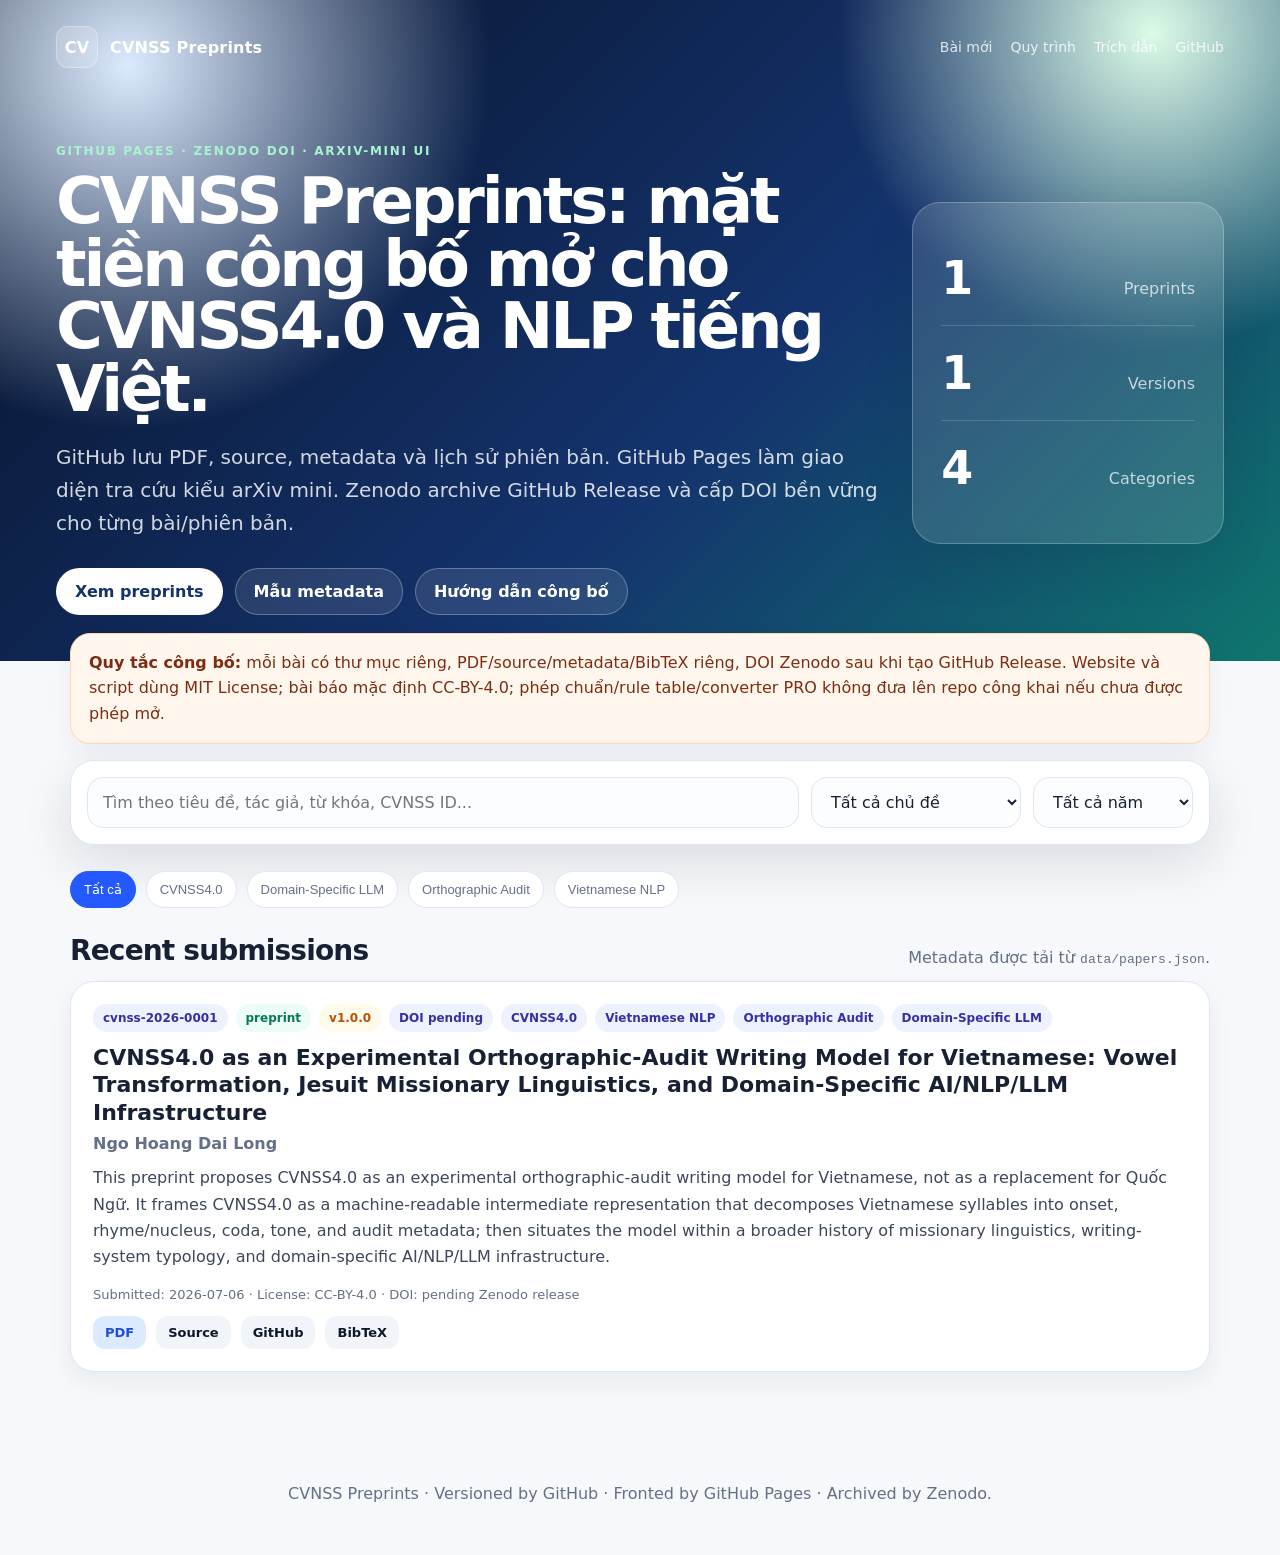
<file: index.html>
<!doctype html>
<html lang="vi">
<head>
  <meta charset="utf-8" />
  <meta name="viewport" content="width=device-width, initial-scale=1" />
  <title>CVNSS Preprints</title>
  <meta name="description" content="CVNSS Preprints — GitHub-based arXiv-mini archive for CVNSS4.0, Vietnamese NLP, DOI Zenodo and open research publication." />
  <link rel="stylesheet" href="assets/style.css" />
</head>
<body>
  <header class="hero">
    <nav class="topbar">
      <div class="brand"><span class="logo">CV</span><span>CVNSS Preprints</span></div>
      <div class="navlinks">
        <a href="#recent">Bài mới</a>
        <a href="#workflow">Quy trình</a>
        <a href="docs/CITATION_POLICY.md">Trích dẫn</a>
        <a href="https://github.com/xulytiengviet/cvnss-preprints" target="_blank" rel="noopener">GitHub</a>
      </div>
    </nav>
    <section class="hero-grid">
      <div>
        <p class="eyebrow">GitHub Pages · Zenodo DOI · arXiv-mini UI</p>
        <h1>CVNSS Preprints: mặt tiền công bố mở cho CVNSS4.0 và NLP tiếng Việt.</h1>
        <p class="subtitle">GitHub lưu PDF, source, metadata và lịch sử phiên bản. GitHub Pages làm giao diện tra cứu kiểu arXiv mini. Zenodo archive GitHub Release và cấp DOI bền vững cho từng bài/phiên bản.</p>
        <div class="actions">
          <a class="button primary" href="#recent">Xem preprints</a>
          <a class="button ghost" href="papers/_template/metadata.yml">Mẫu metadata</a>
          <a class="button ghost" href="docs/PUBLISHING.md">Hướng dẫn công bố</a>
        </div>
      </div>
      <div class="stat-card">
        <div><strong id="paperCount">0</strong><span>Preprints</span></div>
        <div><strong id="versionCount">0</strong><span>Versions</span></div>
        <div><strong id="categoryCount">0</strong><span>Categories</span></div>
      </div>
    </section>
  </header>

  <main>
    <section class="notice" id="workflow">
      <strong>Quy tắc công bố:</strong> mỗi bài có thư mục riêng, PDF/source/metadata/BibTeX riêng, DOI Zenodo sau khi tạo GitHub Release. Website và script dùng MIT License; bài báo mặc định CC-BY-4.0; phép chuẩn/rule table/converter PRO không đưa lên repo công khai nếu chưa được phép mở.
    </section>

    <section class="search-panel">
      <input id="searchInput" type="search" placeholder="Tìm theo tiêu đề, tác giả, từ khóa, CVNSS ID..." />
      <select id="categoryFilter"><option value="all">Tất cả chủ đề</option></select>
      <select id="yearFilter"><option value="all">Tất cả năm</option></select>
    </section>

    <section id="categories" class="chips"></section>

    <section id="recent">
      <div class="section-title">
        <h2>Recent submissions</h2>
        <p>Metadata được tải từ <code>data/papers.json</code>.</p>
      </div>
      <div id="paperList" class="paper-list"></div>
    </section>
  </main>

  <footer>
    <p>CVNSS Preprints · Versioned by GitHub · Fronted by GitHub Pages · Archived by Zenodo.</p>
  </footer>

  <script src="assets/app.js"></script>
</body>
</html>
</file>
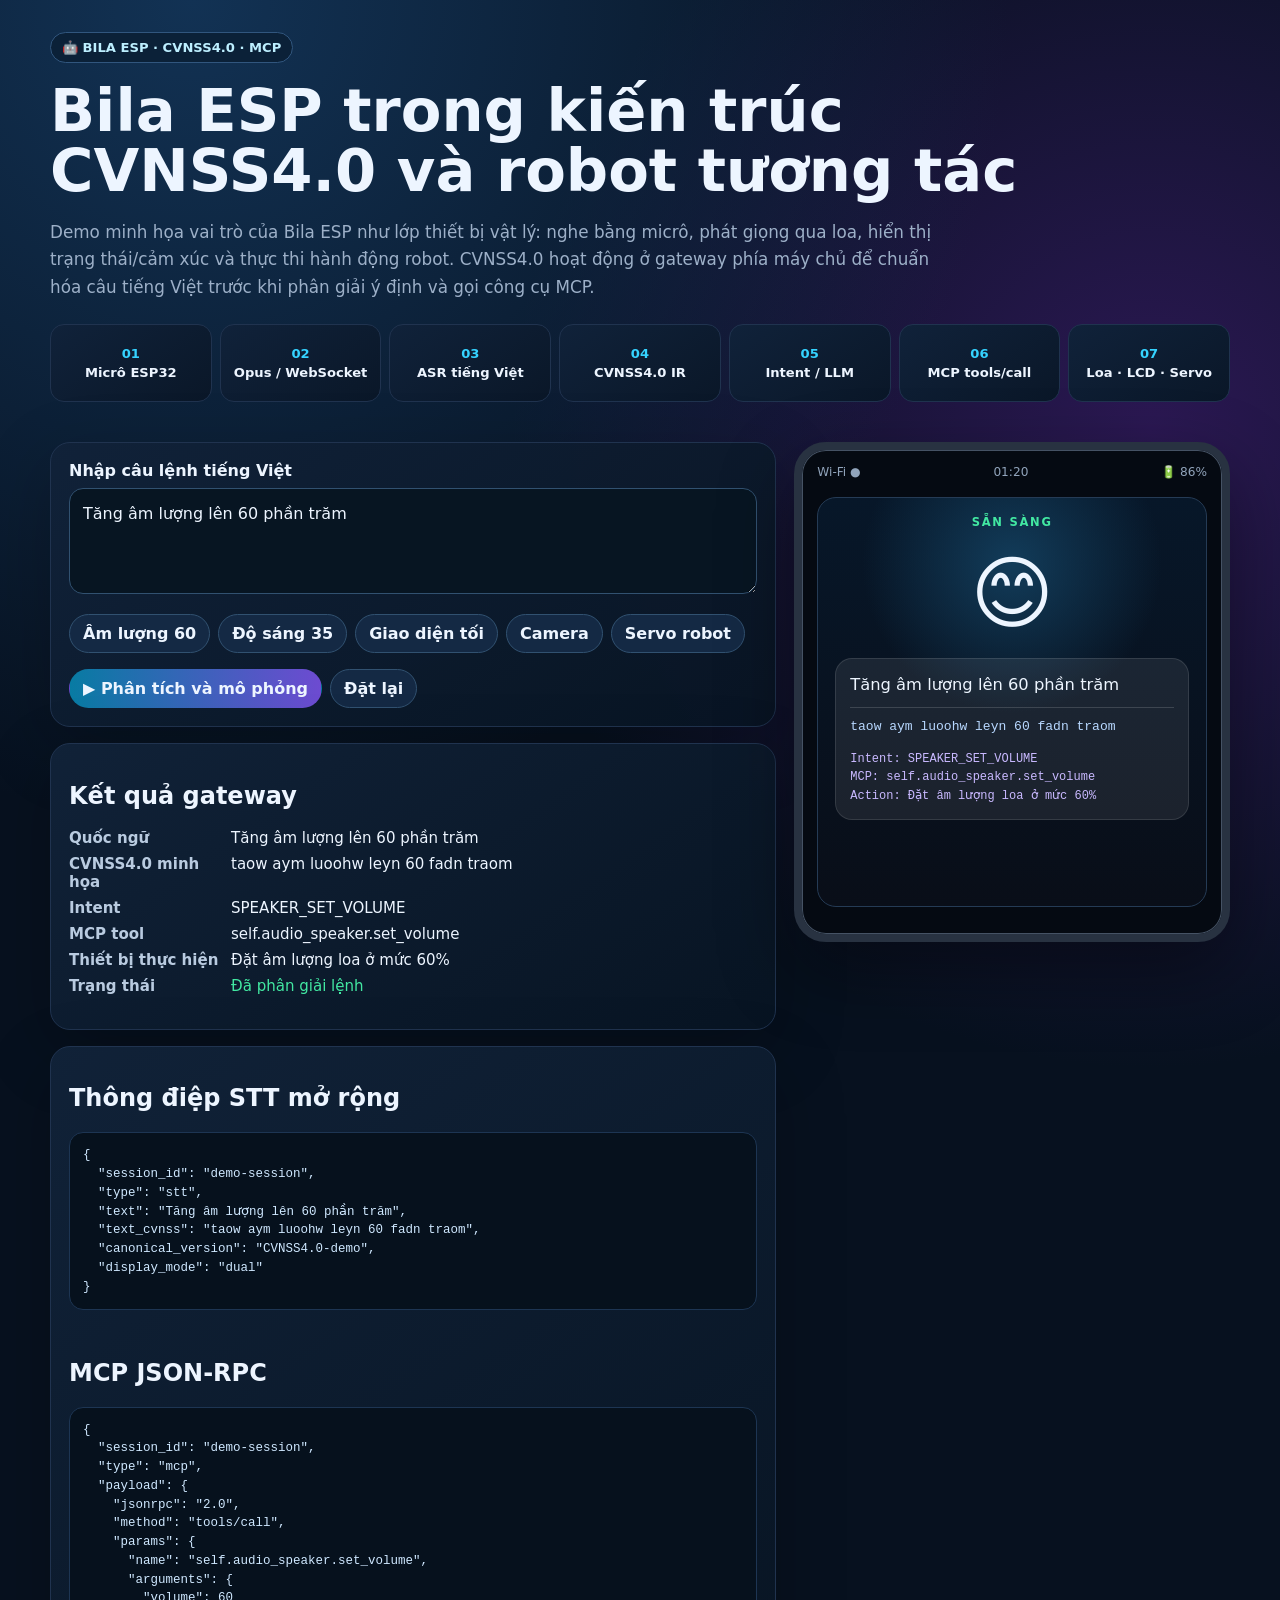
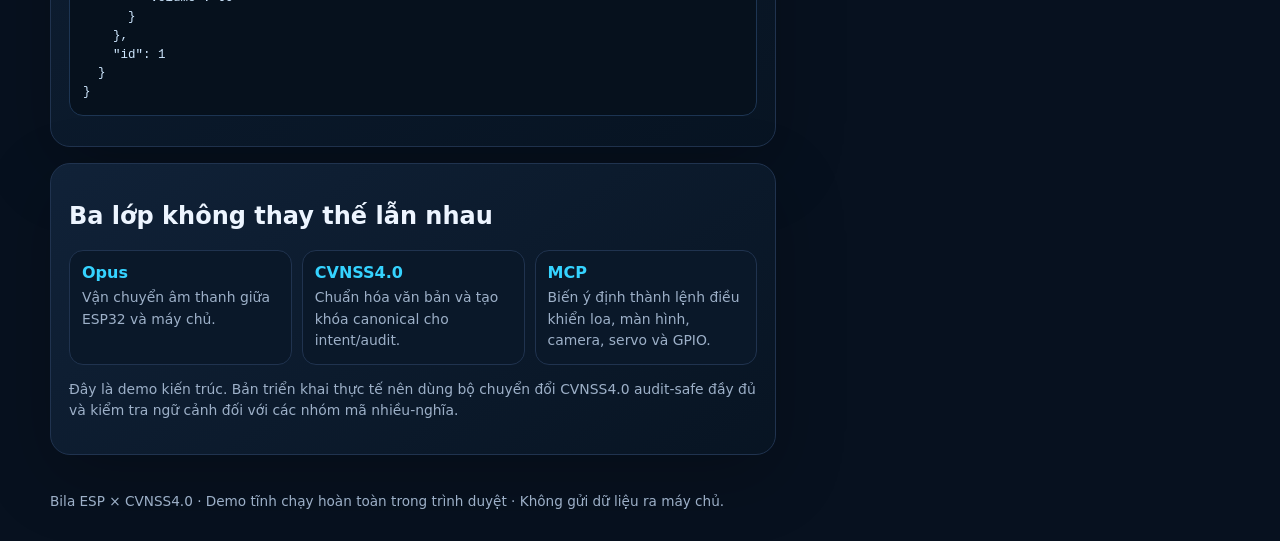
<file: demos/bila-esp-cvnss4/index.html>
<!doctype html>
<html lang="vi">
<head>
<meta charset="utf-8">
<meta name="viewport" content="width=device-width,initial-scale=1">
<meta name="description" content="Demo kiến trúc Bila ESP trong hệ sinh thái CVNSS4.0 và robot tương tác.">
<title>Bila ESP × CVNSS4.0 — Robot Interaction Demo</title>
<style>
:root{color-scheme:dark;--bg:#07111f;--panel:#0e1b2d;--line:#20334f;--text:#edf5ff;--muted:#9db0c8;--cyan:#35d3ff;--violet:#9d7cff;--green:#42e8a2;--amber:#ffc857;font-family:Inter,system-ui,-apple-system,"Segoe UI",sans-serif}*{box-sizing:border-box}body{margin:0;background:radial-gradient(circle at 15% 0,#123254 0,transparent 34%),radial-gradient(circle at 90% 20%,#2b1853 0,transparent 31%),var(--bg);color:var(--text);min-height:100vh}a{color:inherit}.wrap{width:min(1180px,calc(100% - 28px));margin:auto}.hero{padding:32px 0 18px}.tag{display:inline-flex;gap:8px;align-items:center;border:1px solid #31567e;background:#0b2138;padding:7px 11px;border-radius:999px;color:#bdefff;font-size:.82rem;font-weight:800}.hero h1{font-size:clamp(2rem,5vw,3.7rem);line-height:1.02;margin:18px 0 10px}.hero p{max-width:900px;color:var(--muted);font-size:1.05rem;line-height:1.65}.pipeline{display:grid;grid-template-columns:repeat(7,1fr);gap:8px;margin:22px 0}.node{min-height:78px;padding:10px;border:1px solid var(--line);border-radius:14px;background:linear-gradient(145deg,#10223a,#0a1728);display:grid;place-content:center;text-align:center;font-size:.82rem;font-weight:800}.node strong{color:var(--cyan);display:block;margin-bottom:4px}.grid{display:grid;grid-template-columns:minmax(0,1.25fr) minmax(300px,.75fr);gap:18px;padding-bottom:38px}.card{background:linear-gradient(145deg,rgba(17,34,57,.96),rgba(8,20,35,.96));border:1px solid var(--line);border-radius:20px;padding:18px;box-shadow:0 22px 70px rgba(0,0,0,.22)}.stack{display:grid;gap:16px}.examples,.actions{display:flex;gap:8px;flex-wrap:wrap}button,textarea,select{font:inherit}button{border:1px solid #315170;color:var(--text);background:#142944;border-radius:999px;padding:9px 13px;font-weight:800;cursor:pointer}button:hover{border-color:var(--cyan);transform:translateY(-1px)}button.primary{background:linear-gradient(90deg,#087ba3,#6d4bd1);border-color:transparent}textarea{width:100%;min-height:106px;resize:vertical;border:1px solid #315170;border-radius:14px;padding:13px;background:#071522;color:var(--text);line-height:1.5}.label{font-weight:800;margin-bottom:8px}.results{display:grid;grid-template-columns:150px minmax(0,1fr);gap:8px 12px;font-size:.94rem}.results dt{font-weight:850;color:#b9cbe0}.results dd{margin:0;overflow-wrap:anywhere}.code{white-space:pre-wrap;overflow-wrap:anywhere;background:#06111d;border:1px solid #1d3553;border-radius:14px;padding:13px;font:12.5px/1.5 ui-monospace,SFMono-Regular,Consolas,monospace;color:#cfe8ff}.device-shell{position:sticky;top:14px;border:8px solid #283241;border-radius:32px;padding:15px;background:#050a12;min-height:500px;box-shadow:0 28px 75px rgba(0,0,0,.4),inset 0 0 0 1px #455264}.device-top{display:flex;justify-content:space-between;font-size:.76rem;color:#91a4bb}.screen{margin-top:18px;border-radius:19px;min-height:410px;padding:17px;background:radial-gradient(circle at 50% 16%,#123c5a,transparent 38%),linear-gradient(#071729,#090e18);border:1px solid #253b55}.status{text-align:center;letter-spacing:.15em;font-weight:900;font-size:.72rem;color:var(--green)}.face{text-align:center;font-size:5rem;margin:18px 0}.bubble{background:rgba(255,255,255,.08);border:1px solid rgba(255,255,255,.11);padding:14px;border-radius:17px}.vn{font-size:1.02rem;line-height:1.5}.cv{border-top:1px solid rgba(255,255,255,.15);margin-top:10px;padding-top:9px;color:#b8d8ff;font:13px/1.5 ui-monospace,monospace}.audit{margin-top:13px;color:#c9b9ff;font:12px/1.55 ui-monospace,monospace}.legend{display:grid;grid-template-columns:repeat(3,1fr);gap:10px}.legend div{padding:12px;border:1px solid var(--line);border-radius:14px;background:#0a1829}.legend strong{display:block;color:var(--cyan);margin-bottom:5px}.note{font-size:.87rem;color:var(--muted);line-height:1.55}.ok{color:var(--green)}.warn{color:var(--amber)}footer{padding:0 0 32px;color:var(--muted);font-size:.85rem}@media(max-width:900px){.pipeline{grid-template-columns:repeat(2,1fr)}.grid{grid-template-columns:1fr}.device-shell{position:static}.legend{grid-template-columns:1fr}.results{grid-template-columns:1fr}}
</style>
</head>
<body>
<header class="hero wrap">
<span class="tag">🤖 BILA ESP · CVNSS4.0 · MCP</span>
<h1>Bila ESP trong kiến trúc<br>CVNSS4.0 và robot tương tác</h1>
<p>Demo minh họa vai trò của Bila ESP như lớp thiết bị vật lý: nghe bằng micrô, phát giọng qua loa, hiển thị trạng thái/cảm xúc và thực thi hành động robot. CVNSS4.0 hoạt động ở gateway phía máy chủ để chuẩn hóa câu tiếng Việt trước khi phân giải ý định và gọi công cụ MCP.</p>
<div class="pipeline" aria-label="Luồng xử lý">
<div class="node"><strong>01</strong>Micrô ESP32</div><div class="node"><strong>02</strong>Opus / WebSocket</div><div class="node"><strong>03</strong>ASR tiếng Việt</div><div class="node"><strong>04</strong>CVNSS4.0 IR</div><div class="node"><strong>05</strong>Intent / LLM</div><div class="node"><strong>06</strong>MCP tools/call</div><div class="node"><strong>07</strong>Loa · LCD · Servo</div>
</div>
</header>
<main class="wrap grid">
<section class="stack">
<div class="card stack">
<div><div class="label">Nhập câu lệnh tiếng Việt</div><textarea id="input">Tăng âm lượng lên 60 phần trăm</textarea></div>
<div class="examples">
<button data-text="Tăng âm lượng lên 60 phần trăm">Âm lượng 60</button>
<button data-text="Giảm độ sáng còn 35 phần trăm">Độ sáng 35</button>
<button data-text="Đổi sang giao diện tối">Giao diện tối</button>
<button data-text="Chụp ảnh phía trước và mô tả những gì đang thấy">Camera</button>
<button data-text="Robot hãy gật đầu và chào tôi">Servo robot</button>
</div>
<div class="actions"><button class="primary" id="run">▶ Phân tích và mô phỏng</button><button id="reset">Đặt lại</button></div>
</div>
<div class="card">
<h2>Kết quả gateway</h2>
<dl class="results"><dt>Quốc ngữ</dt><dd id="vnOut">—</dd><dt>CVNSS4.0 minh họa</dt><dd id="cvOut">—</dd><dt>Intent</dt><dd id="intentOut">—</dd><dt>MCP tool</dt><dd id="toolOut">—</dd><dt>Thiết bị thực hiện</dt><dd id="actionOut">—</dd><dt>Trạng thái</dt><dd id="stateOut">—</dd></dl>
</div>
<div class="card stack"><div><h2>Thông điệp STT mở rộng</h2><pre class="code" id="sttJson">{}</pre></div><div><h2>MCP JSON-RPC</h2><pre class="code" id="mcpJson">{}</pre></div></div>
<div class="card"><h2>Ba lớp không thay thế lẫn nhau</h2><div class="legend"><div><strong>Opus</strong><span class="note">Vận chuyển âm thanh giữa ESP32 và máy chủ.</span></div><div><strong>CVNSS4.0</strong><span class="note">Chuẩn hóa văn bản và tạo khóa canonical cho intent/audit.</span></div><div><strong>MCP</strong><span class="note">Biến ý định thành lệnh điều khiển loa, màn hình, camera, servo và GPIO.</span></div></div><p class="note">Đây là demo kiến trúc. Bản triển khai thực tế nên dùng bộ chuyển đổi CVNSS4.0 audit-safe đầy đủ và kiểm tra ngữ cảnh đối với các nhóm mã nhiều-nghĩa.</p></div>
</section>
<aside><div class="device-shell"><div class="device-top"><span>Wi-Fi ●</span><span id="clock">09:52</span><span>🔋 86%</span></div><div class="screen"><div class="status" id="deviceStatus">SẴN SÀNG</div><div class="face" id="face">🙂</div><div class="bubble"><div class="vn" id="screenVn">Hãy chọn một ví dụ hoặc nhập câu lệnh.</div><div class="cv" id="screenCv">CVNSS4.0 canonical sẽ xuất hiện tại đây.</div><div class="audit" id="screenAudit">Intent: —<br>MCP: —<br>Action: —</div></div></div></div></aside>
</main>
<footer class="wrap">Bila ESP × CVNSS4.0 · Demo tĩnh chạy hoàn toàn trong trình duyệt · Không gửi dữ liệu ra máy chủ.</footer>
<script>
(()=>{"use strict";
const $=id=>document.getElementById(id);
const DIACRITICS={"à":"al","ả":"az","ã":"as","á":"aj","ạ":"ar","ă":"ao","ằ":"ak","ẳ":"av","ẵ":"aw","ắ":"ax","ặ":"ah","â":"ay","ầ":"ad","ẩ":"aq","ẫ":"ag","ấ":"ab","ậ":"af","è":"el","ẻ":"ez","ẽ":"es","é":"ej","ẹ":"er","ê":"ey","ề":"ed","ể":"eq","ễ":"eg","ế":"eb","ệ":"ef","ì":"il","ỉ":"iz","ĩ":"is","í":"ij","ị":"ir","ò":"ol","ỏ":"oz","õ":"os","ó":"oj","ọ":"or","ô":"oy","ồ":"od","ổ":"oq","ỗ":"og","ố":"ob","ộ":"of","ơ":"oo","ờ":"ok","ở":"ov","ỡ":"ow","ớ":"ox","ợ":"oh","ù":"ul","ủ":"uz","ũ":"us","ú":"uj","ụ":"ur","ư":"uo","ừ":"uk","ử":"uv","ữ":"uw","ứ":"ux","ự":"uh","ỳ":"yl","ỷ":"yz","ỹ":"ys","ý":"yj","ỵ":"yr","đ":"d"};
function cvnssIllustrative(text){return String(text).normalize("NFC").toLocaleLowerCase("vi-VN").split("").map(ch=>DIACRITICS[ch]||ch).join("").replace(/ngh/g,"w").replace(/ng/g,"w").replace(/nh/g,"h").replace(/ch/g,"k").replace(/ph/g,"f").replace(/gi/g,"j").replace(/kh/g,"k").replace(/\s+/g," ").trim()}
const SPECS=[
{id:"SPEAKER_SET_VOLUME",test:t=>/âm lượng/u.test(t),tool:"self.audio_speaker.set_volume",args:t=>({volume:Math.min(100,Math.max(0,number(t,50)))}),face:"😊",action:t=>`Đặt âm lượng loa ở mức ${Math.min(100,Math.max(0,number(t,50)))}%`},
{id:"SCREEN_SET_BRIGHTNESS",test:t=>/độ sáng|giảm sáng|tăng sáng/u.test(t),tool:"self.screen.set_brightness",args:t=>({brightness:Math.min(100,Math.max(0,number(t,50)))}),face:"🙂",action:t=>`Đặt độ sáng màn hình ở mức ${Math.min(100,Math.max(0,number(t,50)))}%`},
{id:"SCREEN_SET_THEME",test:t=>/giao diện|chế độ (tối|sáng)/u.test(t),tool:"self.screen.set_theme",args:t=>({theme:/tối/u.test(t)?"dark":"light"}),face:"😎",action:t=>`Chuyển giao diện sang ${/tối/u.test(t)?"tối":"sáng"}`},
{id:"CAMERA_TAKE_PHOTO",test:t=>/chụp ảnh|camera|mô tả những gì/u.test(t),tool:"self.camera.take_photo",args:t=>({question:t}),face:"🤔",action:()=>"Chụp ảnh và gửi câu hỏi thị giác về máy chủ"},
{id:"ROBOT_HEAD_NOD",test:t=>/gật đầu|servo|robot/u.test(t),tool:"self.head.nod",args:()=>({count:1,speed:55}),face:"🤖",action:()=>"Điều khiển servo cổ thực hiện một lần gật đầu"}
];
function number(t,f){const m=String(t).match(/\d{1,3}/);return m?Number(m[0]):f}
function resolve(t){const lower=t.toLocaleLowerCase("vi-VN");return SPECS.find(s=>s.test(lower))||null}
function render(){const text=$("input").value.trim()||"Xin chào Bila ESP";const cv=cvnssIllustrative(text);const spec=resolve(text);const args=spec?spec.args(text):{};const stt={session_id:"demo-session",type:"stt",text,text_cvnss:cv,canonical_version:"CVNSS4.0-demo",display_mode:"dual"};const mcp=spec?{session_id:"demo-session",type:"mcp",payload:{jsonrpc:"2.0",method:"tools/call",params:{name:spec.tool,arguments:args},id:1}}:null;$("vnOut").textContent=text;$("cvOut").textContent=cv;$("intentOut").textContent=spec?spec.id:"GENERAL_DIALOGUE";$("toolOut").textContent=spec?spec.tool:"Không gọi công cụ";$("actionOut").textContent=spec?spec.action(text):"Gửi văn bản cho LLM và phát câu trả lời bằng TTS";$("stateOut").innerHTML=spec?'<span class="ok">Đã phân giải lệnh</span>':'<span class="warn">Hội thoại thông thường</span>';$("sttJson").textContent=JSON.stringify(stt,null,2);$("mcpJson").textContent=mcp?JSON.stringify(mcp,null,2):"// Không cần tools/call cho câu hội thoại này";$("deviceStatus").textContent=spec?"ĐANG THỰC THI":"ĐANG SUY NGHĨ";$("face").textContent=spec?spec.face:"💬";$("screenVn").textContent=text;$("screenCv").textContent=cv;$("screenAudit").innerHTML=`Intent: ${spec?spec.id:"GENERAL_DIALOGUE"}<br>MCP: ${spec?spec.tool:"—"}<br>Action: ${spec?spec.action(text):"LLM → TTS"}`;setTimeout(()=>{$("deviceStatus").textContent="SẴN SÀNG"},900)}
document.querySelectorAll("[data-text]").forEach(b=>b.addEventListener("click",()=>{$("input").value=b.dataset.text;render()}));$("run").addEventListener("click",render);$("reset").addEventListener("click",()=>{$("input").value="Tăng âm lượng lên 60 phần trăm";render()});setInterval(()=>{$("clock").textContent=new Date().toLocaleTimeString("vi-VN",{hour:"2-digit",minute:"2-digit"})},1000);render();
})();
</script>
</body>
</html>
</file>
<file: assets/style.css>
:root {
  --bg: #f6f8fb;
  --card: #ffffff;
  --ink: #182033;
  --muted: #647087;
  --line: #dfe6f2;
  --blue: #2459ff;
  --green: #0e9f6e;
  --orange: #f59e0b;
  --shadow: 0 18px 50px rgba(24, 32, 51, .12);
}
* { box-sizing: border-box; }
body { margin: 0; font-family: Inter, ui-sans-serif, system-ui, -apple-system, BlinkMacSystemFont, "Segoe UI", sans-serif; background: var(--bg); color: var(--ink); }
a { color: inherit; text-decoration: none; }
.hero { padding: 26px min(5vw, 56px) 46px; background: radial-gradient(circle at 10% 10%, #dbeafe, transparent 28%), radial-gradient(circle at 90% 5%, #dcfce7, transparent 24%), linear-gradient(135deg, #071126, #14336d 58%, #0f766e); color: white; }
.topbar { display: flex; justify-content: space-between; gap: 18px; align-items: center; }
.brand { display: flex; align-items: center; gap: 12px; font-weight: 800; letter-spacing: .2px; }
.logo { display: inline-grid; place-items: center; width: 42px; height: 42px; border-radius: 12px; background: rgba(255,255,255,.18); border: 1px solid rgba(255,255,255,.28); }
.navlinks { display: flex; gap: 18px; color: rgba(255,255,255,.82); font-size: 14px; }
.hero-grid { display: grid; grid-template-columns: minmax(0, 1.45fr) minmax(280px, .55fr); gap: 34px; align-items: center; max-width: 1180px; margin: 64px auto 0; }
.eyebrow { color: #a7f3d0; text-transform: uppercase; letter-spacing: .14em; font-size: 12px; font-weight: 700; }
h1 { font-size: clamp(34px, 5vw, 64px); line-height: .98; letter-spacing: -.05em; margin: 12px 0 20px; max-width: 900px; }
.subtitle { font-size: clamp(16px, 2vw, 20px); line-height: 1.65; color: rgba(255,255,255,.82); max-width: 850px; }
.actions { display: flex; gap: 12px; flex-wrap: wrap; margin-top: 28px; }
.button { padding: 13px 18px; border-radius: 999px; font-weight: 700; border: 1px solid rgba(255,255,255,.28); }
.primary { background: white; color: #14336d; }
.ghost { background: rgba(255,255,255,.1); color: white; }
.stat-card { background: rgba(255,255,255,.13); border: 1px solid rgba(255,255,255,.24); border-radius: 28px; padding: 28px; box-shadow: var(--shadow); backdrop-filter: blur(10px); }
.stat-card div { display: flex; justify-content: space-between; align-items: baseline; padding: 20px 0; border-bottom: 1px solid rgba(255,255,255,.16); }
.stat-card div:last-child { border-bottom: 0; }
.stat-card strong { font-size: 46px; }
.stat-card span { color: rgba(255,255,255,.72); }
main { max-width: 1180px; margin: -28px auto 60px; padding: 0 min(5vw, 20px); }
.search-panel { display: grid; grid-template-columns: 1fr 210px 160px; gap: 12px; background: var(--card); padding: 16px; border-radius: 24px; box-shadow: var(--shadow); border: 1px solid var(--line); }
input, select { width: 100%; border: 1px solid var(--line); background: #fbfdff; color: var(--ink); padding: 14px 15px; border-radius: 16px; font: inherit; }
.chips { display: flex; gap: 10px; flex-wrap: wrap; margin: 26px 0; }
.chip { border: 1px solid var(--line); background: white; color: var(--muted); padding: 10px 13px; border-radius: 999px; font-size: 13px; cursor: pointer; }
.chip.active { color: white; background: var(--blue); border-color: var(--blue); }
.section-title { display: flex; align-items: end; justify-content: space-between; gap: 16px; margin: 22px 0 14px; }
.section-title h2 { margin: 0; font-size: 28px; letter-spacing: -.03em; }
.section-title p { margin: 0; color: var(--muted); }
.paper-list { display: grid; gap: 16px; }
.paper-card { background: var(--card); border: 1px solid var(--line); border-radius: 24px; padding: 22px; box-shadow: 0 10px 28px rgba(24, 32, 51, .06); }
.paper-meta { display: flex; flex-wrap: wrap; gap: 8px; margin-bottom: 12px; }
.badge { padding: 7px 10px; border-radius: 999px; font-size: 12px; font-weight: 700; background: #eef2ff; color: #3730a3; }
.badge.green { background: #ecfdf5; color: #047857; }
.badge.orange { background: #fffbeb; color: #b45309; }
.paper-card h3 { margin: 0 0 8px; font-size: 22px; line-height: 1.25; }
.authors { color: var(--muted); font-weight: 600; margin-bottom: 12px; }
.abstract { color: #3d475b; line-height: 1.65; margin: 0 0 16px; }
.links { display: flex; flex-wrap: wrap; gap: 10px; }
.links a { padding: 9px 12px; border-radius: 12px; background: #f1f5f9; color: #0f172a; font-weight: 700; font-size: 13px; }
.links a.primary-link { background: #dbeafe; color: #1d4ed8; }
.empty { background: white; border: 1px dashed var(--line); color: var(--muted); border-radius: 20px; padding: 32px; text-align: center; }
footer { text-align: center; padding: 36px; color: var(--muted); }
@media (max-width: 820px) {
  .hero-grid, .search-panel { grid-template-columns: 1fr; }
  .navlinks { display: none; }
  main { margin-top: -18px; }
}
.notice { background: #fff7ed; border: 1px solid #fed7aa; color: #7c2d12; padding: 16px 18px; border-radius: 20px; margin: 0 0 16px; line-height: 1.6; box-shadow: 0 10px 28px rgba(24, 32, 51, .05); }
.paper-small { color: var(--muted); font-size: 13px; margin: 0 0 14px; }
</file>
